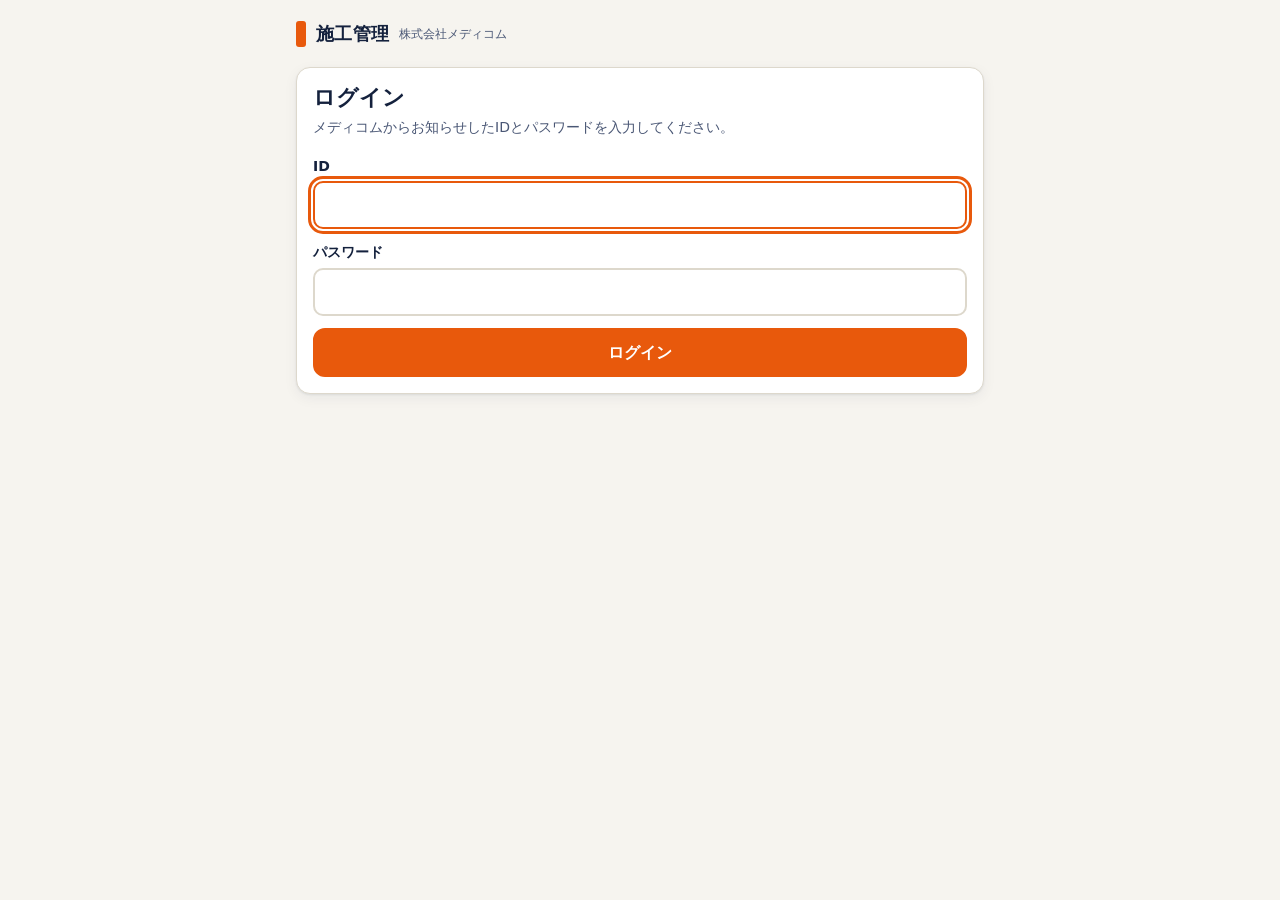
<file: index.html>
<!doctype html>
<html lang="ja">
<head>
<meta charset="utf-8">
<meta name="viewport" content="width=device-width,initial-scale=1,viewport-fit=cover">
<meta name="robots" content="noindex,nofollow">
<meta name="theme-color" content="#14213d">
<title>施工管理 | 株式会社メディコム</title>
<link rel="stylesheet" href="style.css">
</head>
<body>
<main id="app" class="wrap" aria-live="polite"></main>
<div id="toast" class="toast" role="status" aria-live="polite"></div>

<script src="config.js"></script>
<script>
(function () {
  'use strict';
  var API = CONFIG.SUPABASE_URL, KEY = CONFIG.SUPABASE_KEY;
  var app = document.getElementById('app');

  // ---- 端末への保存(使えない環境でも動くようにする) ----
  var store = {
    get: function (k) { try { return localStorage.getItem(k); } catch (e) { return null; } },
    set: function (k, v) { try { localStorage.setItem(k, v); } catch (e) {} },
    del: function (k) { try { localStorage.removeItem(k); } catch (e) {} }
  };
  var token = store.get('kj_token');
  var companyName = store.get('kj_company') || '';
  var busy = false; // 写真送信中

  function esc(s) {
    return String(s == null ? '' : s).replace(/[&<>"']/g, function (c) {
      return { '&': '&amp;', '<': '&lt;', '>': '&gt;', '"': '&quot;', "'": '&#39;' }[c];
    });
  }
  var toastTimer;
  function toast(msg, bad) {
    var t = document.getElementById('toast');
    t.textContent = msg;
    t.className = 'toast show' + (bad ? ' bad' : '');
    clearTimeout(toastTimer);
    toastTimer = setTimeout(function () { t.className = 'toast'; }, 3500);
  }
  function fmtDate(d) {
    if (!d) return '';
    var p = String(d).split('-');
    return p.length === 3 ? (Number(p[1]) + '/' + Number(p[2])) : d;
  }

  // ---- 通信 ----
  function rpc(fn, args) {
    return fetch(API + '/rest/v1/rpc/' + fn, {
      method: 'POST', cache: 'no-store',
      headers: { 'apikey': KEY, 'Authorization': 'Bearer ' + KEY, 'Content-Type': 'application/json' },
      body: JSON.stringify(args)
    }).then(function (r) {
      return r.json().catch(function () { return null; }).then(function (data) {
        if (!r.ok) {
          var e = new Error((data && data.message) || 'error');
          e.code = data && data.code; e.status = r.status;
          throw e;
        }
        return data;
      });
    });
  }
  function isExpired(e) { return e && (e.code === '28000' || e.message === 'unauthorized'); }
  function logout(silent) {
    if (token) { rpc('kj_logout', { p_token: token }).catch(function () {}); }
    token = null; store.del('kj_token'); store.del('kj_company');
    if (!silent) toast('ログアウトしました');
    location.hash = '#/';
    route();
  }
  function onError(e, fallback) {
    if (isExpired(e)) {
      token = null; store.del('kj_token'); store.del('kj_company');
      location.hash = '#/';
      route();
      toast('ログインの有効期限が切れました。もう一度ログインしてください', true);
      return;
    }
    toast(fallback || '通信に失敗しました。電波の良い場所でもう一度お試しください', true);
  }

  // ---- ヘッダー ----
  function header() {
    return '<div class="top"><div class="brand">施工管理<small>株式会社メディコム</small></div>' +
      (token ? '<div class="who">' + esc(companyName) + '<br><button class="btn ghost small" id="logout" type="button">ログアウト</button></div>' : '') +
      '</div>';
  }
  function bindHeader() {
    var b = document.getElementById('logout');
    if (b) b.addEventListener('click', function () { if (!busy) logout(); });
  }

  // ---- ログイン ----
  function viewLogin(msg) {
    app.innerHTML = header() +
      '<div class="card">' +
      '<h1>ログイン</h1><p class="sub">メディコムからお知らせしたIDとパスワードを入力してください。</p>' +
      (msg ? '<div class="notice bad" role="alert">' + esc(msg) + '</div>' : '') +
      '<form id="f" autocomplete="on" novalidate>' +
      '<label class="field"><span>ID</span><input id="lid" name="username" type="text" lang="en" inputmode="email" style="ime-mode:disabled" autocomplete="username" autocapitalize="none" autocorrect="off" spellcheck="false" required></label>' +
      '<label class="field"><span>パスワード</span><input id="pw" name="password" type="password" autocomplete="current-password" required></label>' +
      '<button class="btn primary block" id="go" type="submit">ログイン</button>' +
      '</form></div>';
    var f = document.getElementById('f');
    f.addEventListener('submit', function (ev) {
      ev.preventDefault();
      var id = document.getElementById('lid').value.normalize('NFKC').replace(/\s/g, '');
      var pw = document.getElementById('pw').value.normalize('NFKC');
      if (!id || !pw) { viewLogin('IDとパスワードを入力してください'); return; }
      var go = document.getElementById('go'); go.disabled = true; go.textContent = '確認中…';
      rpc('kj_login', { p_login_id: id, p_password: pw }).then(function (r) {
        if (r && r.ok) {
          token = r.token; companyName = r.company_name || '';
          store.set('kj_token', token); store.set('kj_company', companyName);
          location.hash = '#/'; route();
        } else if (r && r.error === 'locked') {
          viewLogin('入力の誤りが続いたため、一時的に使えません。15分ほどしてからもう一度お試しください。');
        } else {
          viewLogin('IDまたはパスワードが違います');
        }
      }).catch(function () { viewLogin('通信に失敗しました。電波の良い場所でもう一度お試しください'); });
    });
    var first = document.getElementById('lid'); if (first) first.focus();
  }

  // ---- 現場一覧 ----
  function statusChip(s) {
    var cls = s === '完工' ? 'ok' : 'accent';
    return '<span class="chip ' + cls + '">' + esc(s || '') + '</span>';
  }
  var navSeq = 0; // 画面遷移の通し番号。遅れて届いた古い応答で画面を上書きしないため
  function viewList() {
    var my = ++navSeq;
    app.innerHTML = header() + '<h1>担当の現場</h1><p class="sub">現場を選んで、写真を送ってください。</p><p><span class="spinner" aria-hidden="true"></span> 読み込み中…</p>';
    bindHeader();
    rpc('kj_my_projects', { p_token: token }).then(function (list) {
      if (my !== navSeq) return;
      var html = header() + '<h1>担当の現場</h1><p class="sub">現場を選んで、写真を送ってください。</p>';
      if (!list || !list.length) {
        html += '<div class="card"><p>担当の現場はまだありません。<br>メディコムからの連絡をお待ちください。</p></div>';
      } else {
        list.forEach(function (p) {
          var pct = p.required ? Math.round(100 * p.done / p.required) : 0;
          html += '<a class="card proj" href="#/p/' + esc(p.id) + '">' +
            '<div class="row between"><div class="name">' + esc(p.name) + '</div>' + statusChip(p.status) + '</div>' +
            '<div class="addr">' + esc(p.address || '') + '</div>' +
            '<div class="bar' + (p.done >= p.required ? ' done' : '') + '" role="progressbar" aria-valuemin="0" aria-valuemax="' + p.required + '" aria-valuenow="' + p.done + '" aria-label="写真の進み具合"><i style="width:' + pct + '%"></i></div>' +
            '<div class="meta"><span>写真 ' + p.done + ' / ' + p.required + ' 項目</span><span>' + (p.end_date ? '完工予定 ' + fmtDate(p.end_date) : '') + '</span></div>' +
            '</a>';
        });
      }
      app.innerHTML = html; bindHeader();
    }).catch(function (e) { onError(e); if (token) { app.innerHTML = header() + '<div class="notice bad">読み込めませんでした。</div><button class="btn block" id="retry" type="button">もう一度読み込む</button>'; bindHeader(); document.getElementById('retry').addEventListener('click', viewList); } });
  }

  // ---- 現場詳細 ----
  var currentDetail = null;
  function viewDetail(id) {
    var my = ++navSeq;
    app.innerHTML = header() + '<p><span class="spinner" aria-hidden="true"></span> 読み込み中…</p>';
    bindHeader();
    return rpc('kj_project_detail', { p_token: token, p_project_id: id }).then(function (d) {
      if (my !== navSeq) return;
      currentDetail = d; renderDetail(d); loadThumbs(d);
    }).catch(function (e) {
      if (my !== navSeq) return;
      if (isExpired(e)) { onError(e); return; }
      app.innerHTML = header() + '<div class="notice bad">この現場は表示できません。</div><a class="btn block" href="#/">現場一覧へ戻る</a>';
      bindHeader();
    });
  }
  function renderDetail(d) {
    var reqs = d.requirements || [];
    var done = reqs.filter(function (r) { return r.photos && r.photos.length; }).length;
    var html = header() +
      '<p><a href="#/" class="btn ghost small">← 現場一覧</a></p>' +
      '<h1>' + esc(d.name) + '</h1><p class="sub">' + esc(d.address || '') + '</p>' +
      '<div class="card stack"><div class="row between"><b>撮影の進み具合</b><span class="chip ' + (done === reqs.length ? 'ok' : 'accent') + '">' + done + ' / ' + reqs.length + ' 項目</span></div>' +
      '<div class="bar' + (done === reqs.length ? ' done' : '') + '"><i style="width:' + (reqs.length ? Math.round(100 * done / reqs.length) : 0) + '%"></i></div>' +
      (done === reqs.length ? '<div class="notice ok" style="margin:0">すべての写真がそろいました。ありがとうございます。</div>' : '<div class="small muted">撮り忘れがないよう、順番に撮影してください。</div>') +
      '</div><div style="margin-top:14px">';
    reqs.forEach(function (r) {
      var n = (r.photos || []).length;
      html += '<section class="req' + (n ? ' done' : '') + '" data-req="' + esc(r.id) + '">' +
        '<div class="head"><span class="mark" aria-hidden="true">' + (n ? '✓' : esc(r.sort)) + '</span>' +
        '<span class="label">' + esc(r.label) + '</span>' +
        '<span class="chip ' + (n ? 'ok' : '') + '">' + (n ? n + '枚' : '未撮影') + '</span></div>' +
        (n ? '<div class="thumbs">' + r.photos.map(function (p) { return '<button type="button" data-path="' + esc(p.path) + '" aria-label="' + esc(r.label) + 'の写真を大きく見る"></button>'; }).join('') + '</div>' : '') +
        '<div class="shoot"><label class="btn ' + (n ? '' : 'primary') + ' block" data-pick="' + esc(r.id) + '">📷 ' + (n ? '写真を追加する' : '撮影・選択する') +
        '<input type="file" accept="image/*" multiple data-file="' + esc(r.id) + '"></label></div>' +
        '</section>';
    });
    html += '</div>';
    app.innerHTML = html; bindHeader();

    Array.prototype.forEach.call(app.querySelectorAll('input[data-file]'), function (inp) {
      inp.addEventListener('change', function () {
        var files = Array.prototype.slice.call(inp.files || []);
        inp.value = '';
        if (files.length) sendFiles(d.id, Number(inp.getAttribute('data-file')), files);
      });
    });
  }
  var urlCache = {};
  function loadThumbs(d) {
    var paths = [];
    (d.requirements || []).forEach(function (r) { (r.photos || []).forEach(function (p) { paths.push(p.path); }); });
    if (!paths.length) return;
    fetch(API + '/functions/v1/kouji-api?action=url', {
      method: 'POST', headers: { 'Content-Type': 'application/json', 'apikey': KEY },
      body: JSON.stringify({ token: token, paths: paths })
    }).then(function (r) { return r.json(); }).then(function (res) {
      var urls = (res && res.urls) || {};
      Object.keys(urls).forEach(function (k) { urlCache[k] = urls[k]; });
      Array.prototype.forEach.call(app.querySelectorAll('.thumbs button[data-path]'), function (b) {
        var u = urlCache[b.getAttribute('data-path')];
        if (!u) return;
        var img = new Image(); img.alt = ''; img.loading = 'lazy'; img.src = u;
        b.appendChild(img);
        b.addEventListener('click', function () { openLightbox(u); });
      });
    }).catch(function () { /* サムネイルが出なくても撮影・送信はできる */ });
  }
  function openLightbox(url) {
    var box = document.createElement('div');
    box.className = 'lightbox'; box.setAttribute('role', 'dialog'); box.setAttribute('aria-label', '写真');
    box.innerHTML = '<button class="btn small close" type="button">閉じる</button><img alt="">';
    box.querySelector('img').src = url;
    function close() { box.remove(); document.removeEventListener('keydown', onKey); }
    function onKey(e) { if (e.key === 'Escape') close(); }
    box.addEventListener('click', close);
    document.addEventListener('keydown', onKey);
    document.body.appendChild(box);
    box.querySelector('.close').focus();
  }

  // ---- 写真の縮小(長辺1600px・JPEG)と送信 ----
  function decode(file) {
    if (window.createImageBitmap) {
      return createImageBitmap(file, { imageOrientation: 'from-image' }).catch(function () { return viaImg(file); });
    }
    return viaImg(file);
  }
  function viaImg(file) {
    return new Promise(function (res, rej) {
      var u = URL.createObjectURL(file), i = new Image();
      i.onload = function () { URL.revokeObjectURL(u); res(i); };
      i.onerror = function () { URL.revokeObjectURL(u); rej(new Error('decode')); };
      i.src = u;
    });
  }
  function toJpeg(file) {
    return decode(file).then(function (bmp) {
      var w = bmp.width || bmp.naturalWidth, h = bmp.height || bmp.naturalHeight;
      var sc = Math.min(1, 1600 / Math.max(w, h));
      var c = document.createElement('canvas');
      c.width = Math.max(1, Math.round(w * sc)); c.height = Math.max(1, Math.round(h * sc));
      c.getContext('2d').drawImage(bmp, 0, 0, c.width, c.height);
      if (bmp.close) bmp.close();
      return new Promise(function (res, rej) {
        c.toBlob(function (b) { b ? res(b) : rej(new Error('encode')); }, 'image/jpeg', 0.82);
      });
    });
  }
  function upload(projectId, reqId, blob) {
    var fd = new FormData();
    fd.append('token', token); fd.append('project_id', projectId);
    fd.append('requirement_id', String(reqId)); fd.append('file', blob, 'photo.jpg');
    return fetch(API + '/functions/v1/kouji-api?action=upload', { method: 'POST', body: fd, headers: { 'apikey': KEY } })
      .then(function (r) {
        return r.json().catch(function () { return null; }).then(function (d) {
          if (!r.ok || !d || !d.ok) { var e = new Error((d && d.error) || 'upload'); e.status = r.status; throw e; }
          return d;
        });
      });
  }
  function setBusy(on, label) {
    busy = on;
    Array.prototype.forEach.call(app.querySelectorAll('label[data-pick]'), function (l) {
      l.style.opacity = on ? '.55' : ''; l.style.pointerEvents = on ? 'none' : '';
    });
    var el = document.getElementById('sending');
    if (on) {
      if (!el) { el = document.createElement('div'); el.id = 'sending'; el.className = 'notice warn'; el.setAttribute('role', 'status'); app.insertBefore(el, app.children[1] || null); }
      el.innerHTML = '<span class="spinner" aria-hidden="true"></span> ' + esc(label || '送信中…') + ' <b>画面を閉じずにお待ちください</b>';
    } else if (el) { el.remove(); }
  }
  function sendFiles(projectId, reqId, files) {
    if (busy) return;
    var ok = 0, fail = 0, expired = false, i = 0;
    setBusy(true, '送信中 (1/' + files.length + ')');
    function next() {
      if (i >= files.length || expired) return Promise.resolve();
      var idx = i++;
      setBusy(true, '送信中 (' + (idx + 1) + '/' + files.length + ')');
      return toJpeg(files[idx]).then(function (b) { return upload(projectId, reqId, b); })
        .then(function () { ok++; })
        .catch(function (e) {
          fail++;
          if (e && (e.message === 'unauthorized' || e.status === 401)) expired = true;
        })
        .then(next);
    }
    next().then(function () {
      setBusy(false);
      if (expired) { onError({ code: '28000' }); return; }
      if (ok) toast(ok + '枚を送信しました' + (fail ? '(' + fail + '枚は失敗)' : ''));
      else toast('送信できませんでした。電波の良い場所でもう一度お試しください', true);
      viewDetail(projectId);
    });
  }

  // ---- ルーティング ----
  function route() {
    if (!token) { viewLogin(); return; }
    var m = /^#\/p\/([0-9a-f-]{36})$/i.exec(location.hash);
    if (m) viewDetail(m[1]); else viewList();
  }
  window.addEventListener('hashchange', function () { if (!busy) route(); });
  // 戻る操作・タブ復帰・画面を開き直したときも、一覧は必ず最新に取り直す
  window.addEventListener('pageshow', function (e) { if (e.persisted && !busy && token) route(); });
  document.addEventListener('visibilitychange', function () {
    if (document.visibilityState === 'visible' && !busy && token && !/^#\/p\//.test(location.hash)) viewList();
  });
  window.addEventListener('beforeunload', function (e) { if (busy) { e.preventDefault(); e.returnValue = ''; } });
  route();
})();
</script>
</body>
</html>
</file>
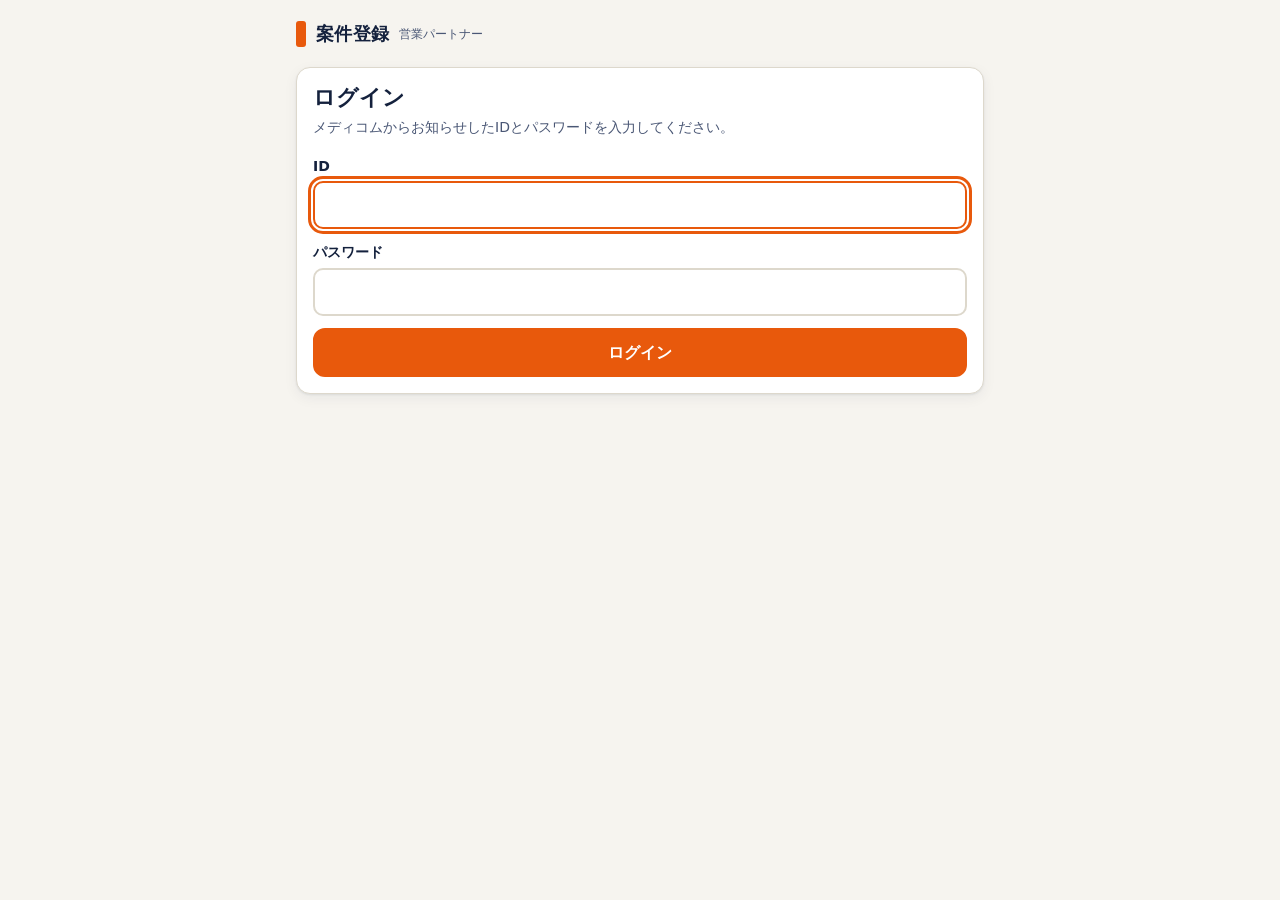
<file: agents/portal.html>
<!doctype html>
<html lang="ja">
<head>
<meta charset="utf-8">
<meta name="viewport" content="width=device-width,initial-scale=1,viewport-fit=cover">
<meta name="robots" content="noindex,nofollow">
<meta name="theme-color" content="#14213d">
<title>営業パートナー 案件登録 | 株式会社メディコム</title>
<link rel="stylesheet" href="../style.css">
</head>
<body>
<main id="app" class="wrap" aria-live="polite"></main>
<div id="toast" class="toast" role="status" aria-live="polite"></div>

<script src="../config.js"></script>
<script>
(function () {
  'use strict';
  var API = CONFIG.SUPABASE_URL, KEY = CONFIG.SUPABASE_KEY;
  var app = document.getElementById('app');
  var MAX_FILES = 3;

  var store = {
    get: function (k) { try { return localStorage.getItem(k); } catch (e) { return null; } },
    set: function (k, v) { try { localStorage.setItem(k, v); } catch (e) {} },
    del: function (k) { try { localStorage.removeItem(k); } catch (e) {} }
  };
  var token = store.get('ag_token');
  var agentName = store.get('ag_name') || '';

  function esc(s) {
    return String(s == null ? '' : s).replace(/[&<>"']/g, function (c) {
      return { '&': '&amp;', '<': '&lt;', '>': '&gt;', '"': '&quot;', "'": '&#39;' }[c];
    });
  }
  var toastTimer;
  function toast(msg, bad) {
    var t = document.getElementById('toast');
    t.textContent = msg;
    t.className = 'toast show' + (bad ? ' bad' : '');
    clearTimeout(toastTimer);
    toastTimer = setTimeout(function () { t.className = 'toast'; }, 4000);
  }
  function fmtDateTime(iso) {
    var d = new Date(iso);
    if (isNaN(d)) return '';
    return (d.getMonth() + 1) + '/' + d.getDate() + ' ' + ('0' + d.getHours()).slice(-2) + ':' + ('0' + d.getMinutes()).slice(-2);
  }
  function todayStr() {
    var t = new Date();
    return t.getFullYear() + '-' + ('0' + (t.getMonth() + 1)).slice(-2) + '-' + ('0' + t.getDate()).slice(-2);
  }

  function rpc(fn, args) {
    return fetch(API + '/rest/v1/rpc/' + fn, {
      method: 'POST', cache: 'no-store',
      headers: { 'apikey': KEY, 'Authorization': 'Bearer ' + KEY, 'Content-Type': 'application/json' },
      body: JSON.stringify(args)
    }).then(function (r) {
      return r.json().catch(function () { return null; }).then(function (data) {
        if (!r.ok) {
          var e = new Error((data && data.message) || 'error');
          e.code = data && data.code; e.status = r.status;
          throw e;
        }
        return data;
      });
    });
  }
  function isExpired(e) { return e && (e.code === '28000' || e.message === 'unauthorized'); }
  function clearSession() { token = null; store.del('ag_token'); store.del('ag_name'); }
  function logout() {
    if (token) { rpc('kj_agent_logout', { p_token: token }).catch(function () {}); }
    clearSession();
    toast('ログアウトしました');
    viewLogin();
  }
  var ERR_TEXT = {
    'kana invalid': 'フリガナは、ひらがなかカタカナで入力してください',
    'postal invalid': '郵便番号は7桁の数字で入力してください',
    'email invalid': 'メールアドレスの形式をご確認ください',
    'power company required': '現在ご利用中の電力会社名を入力してください',
    'usage invalid': '直近1カ月の電気使用量を数字で入力してください',
    'bill invalid': '直近1カ月の電気料金を数字で入力してください',
    'price invalid': '販売価格を万円単位の数字で入力してください',
    'quantity invalid': '台数は1〜20の整数で入力してください',
    'too many files': '添付は' + MAX_FILES + '件までです',
    'file not found': '添付ファイルを確認できませんでした。もう一度添付してください',
    'power plan required': '現在ご利用中の電力プラン名を入力してください',
    'bill file required': '電気料金明細を1件以上添付してください',
    'locked': 'この案件は修正できません'
  };
  function onError(e, fallback) {
    if (isExpired(e)) {
      clearSession();
      viewLogin('ログインの有効期限が切れました。もう一度ログインしてください。');
      return;
    }
    if (e && e.code === '54000') { toast('本日の登録件数の上限に達しました。明日またお試しください', true); return; }
    if (e && ERR_TEXT[e.message]) { toast(ERR_TEXT[e.message], true); return; }
    toast(fallback || '通信に失敗しました。電波の良い場所でもう一度お試しください', true);
  }

  function header() {
    return '<div class="top"><div class="brand">案件登録<small>営業パートナー</small></div>' +
      (token ? '<div class="who">' + esc(agentName) + '<br><button class="btn ghost small" id="logout" type="button">ログアウト</button></div>' : '') +
      '</div>';
  }
  function bindHeader() {
    var b = document.getElementById('logout');
    if (b) b.addEventListener('click', logout);
  }

  // ---- ログイン ----
  function viewLogin(msg) {
    app.innerHTML = header() +
      '<div class="card">' +
      '<h1>ログイン</h1><p class="sub">メディコムからお知らせしたIDとパスワードを入力してください。</p>' +
      (msg ? '<div class="notice bad" role="alert">' + esc(msg) + '</div>' : '') +
      '<form id="f" autocomplete="on" novalidate>' +
      '<label class="field"><span>ID</span><input id="lid" name="username" type="text" lang="en" inputmode="email" style="ime-mode:disabled" autocomplete="username" autocapitalize="none" autocorrect="off" spellcheck="false" required></label>' +
      '<label class="field"><span>パスワード</span><input id="pw" name="password" type="password" autocomplete="current-password" required></label>' +
      '<button class="btn primary block" id="go" type="submit">ログイン</button>' +
      '</form></div>';
    document.getElementById('f').addEventListener('submit', function (ev) {
      ev.preventDefault();
      var id = document.getElementById('lid').value.normalize('NFKC').replace(/\s/g, '');
      var pw = document.getElementById('pw').value.normalize('NFKC');
      if (!id || !pw) { viewLogin('IDとパスワードを入力してください'); return; }
      var go = document.getElementById('go'); go.disabled = true; go.textContent = '確認中…';
      rpc('kj_agent_login', { p_login_id: id, p_password: pw }).then(function (r) {
        if (r && r.ok) {
          token = r.token; agentName = r.name || '';
          store.set('ag_token', token); store.set('ag_name', agentName);
          viewMain();
        } else if (r && r.error === 'locked') {
          viewLogin('入力の誤りが続いたため、一時的に使えません。15分ほどしてからもう一度お試しください。');
        } else {
          viewLogin('IDまたはパスワードが違います');
        }
      }).catch(function () { viewLogin('通信に失敗しました。電波の良い場所でもう一度お試しください'); });
    });
    var first = document.getElementById('lid'); if (first) first.focus();
  }

  // ---- ファイル(電気料金明細) ----
  function uuid() {
    if (window.crypto && crypto.randomUUID) return crypto.randomUUID();
    return String(Date.now()) + Math.random().toString(16).slice(2);
  }
  // 画像は長辺1800pxのJPEGに縮小して送る(スマホの大きな写真対策)。PDFはそのまま。
  function prepareFile(file) {
    return new Promise(function (resolve, reject) {
      if (file.type === 'application/pdf') {
        if (file.size > 10 * 1024 * 1024) { reject(new Error('big')); return; }
        resolve({ blob: file, ext: 'pdf', type: 'application/pdf' }); return;
      }
      if (!/^image\//.test(file.type)) { reject(new Error('type')); return; }
      var url = URL.createObjectURL(file), img = new Image();
      img.onload = function () {
        var max = 1800, w = img.naturalWidth, h = img.naturalHeight, k = Math.min(1, max / Math.max(w, h));
        var c = document.createElement('canvas'); c.width = Math.round(w * k); c.height = Math.round(h * k);
        c.getContext('2d').drawImage(img, 0, 0, c.width, c.height);
        URL.revokeObjectURL(url);
        c.toBlob(function (b) { b ? resolve({ blob: b, ext: 'jpg', type: 'image/jpeg' }) : reject(new Error('type')); }, 'image/jpeg', 0.85);
      };
      img.onerror = function () { URL.revokeObjectURL(url); reject(new Error('type')); };
      img.src = url;
    });
  }
  function uploadFile(file) {
    return prepareFile(file).then(function (p) {
      var path = 'bills/' + uuid() + '.' + p.ext;
      return fetch(API + '/storage/v1/object/agent-bills/' + path, {
        method: 'POST',
        headers: { 'apikey': KEY, 'Authorization': 'Bearer ' + KEY, 'Content-Type': p.type, 'x-upsert': 'false' },
        body: p.blob
      }).then(function (r) {
        if (!r.ok) throw new Error('upload');
        return path;
      });
    });
  }

  // ---- 入力フォーム(新規登録・修正で共通) ----
  var FIELD_LABEL = {
    '*': ' <b>*</b>'
  };
  function formHtml(v, opt) {
    v = v || {};
    var lockPrice = !!opt.lockPrice;
    var dis = lockPrice ? ' disabled' : '';
    function val(k) { return esc(v[k] == null ? '' : v[k]); }
    return '<form id="f" novalidate>' +
      '<label class="field"><span>お客様名(会社名または氏名)' + FIELD_LABEL['*'] + '</span><input id="client_name" type="text" maxlength="100" value="' + val('client_name') + '" required></label>' +
      '<label class="field"><span>お客様名(フリガナ)' + FIELD_LABEL['*'] + '</span><input id="client_kana" type="text" maxlength="100" placeholder="例: カブシキガイシャ メディコム" value="' + val('client_kana') + '" required></label>' +
      '<div class="row">' +
      '<label class="field" style="flex:1"><span>郵便番号' + FIELD_LABEL['*'] + '</span><input id="postal_code" type="text" inputmode="numeric" maxlength="8" placeholder="531-0072" value="' + val('postal_code') + '" required></label>' +
      '</div>' +
      '<label class="field"><span>設置場所の住所' + FIELD_LABEL['*'] + '</span><input id="address" type="text" maxlength="200" value="' + val('address') + '" required></label>' +
      '<label class="field"><span>お客様の電話番号</span><input id="client_phone" type="text" inputmode="tel" maxlength="30" value="' + val('client_phone') + '"></label>' +
      '<label class="field"><span>お客様のメールアドレス' + FIELD_LABEL['*'] + '</span><input id="client_email" type="email" maxlength="100" value="' + val('client_email') + '" required></label>' +
      '<h2 style="margin:22px 0 4px">販売内容</h2>' +
      '<div class="row">' +
      '<label class="field" style="flex:1"><span>台数' + FIELD_LABEL['*'] + '</span><input id="quantity" type="number" inputmode="numeric" min="1" max="20" value="' + (v.quantity == null ? 1 : esc(v.quantity)) + '"' + dis + ' required></label>' +
      '<label class="field" style="flex:2"><span>1台あたりの販売価格(万円)' + FIELD_LABEL['*'] + '</span><input id="unit_price" type="number" inputmode="decimal" step="0.1" min="1" placeholder="例: 200" value="' + val('unit_price_man') + '"' + dis + ' required></label>' +
      '</div>' +
      '<p class="muted small">販売価格は「本体のみ・税別」で、1台あたりの金額を万円で入力してください(例: 200万円なら 200)。施工費は含めません。' +
      (lockPrice ? '<br><b>確認済みの案件のため、台数・価格・契約日は変更できません。変更が必要な場合はメディコムにご連絡ください。</b>' : '') + '</p>' +
      '<label class="field"><span>契約日</span><input id="contract_date" type="date" value="' + esc(v.contract_date || todayStr()) + '"' + dis + '></label>' +
      '<label class="field"><span>施工の希望時期</span><input id="desired_period" type="text" maxlength="100" placeholder="例: 12月中、決算前までに" value="' + val('desired_period') + '"></label>' +
      '<h2 style="margin:22px 0 4px">現在の電気のご利用状況</h2>' +
      '<label class="field"><span>現在ご利用中の電力会社名' + FIELD_LABEL['*'] + '</span><input id="power_company" type="text" maxlength="100" placeholder="例: 関西電力" value="' + val('power_company') + '" required></label>' +
      '<label class="field"><span>現在ご利用中の電力プラン名' + FIELD_LABEL['*'] + '</span><input id="power_plan" type="text" maxlength="100" placeholder="例: 従量電灯B" value="' + val('power_plan') + '" required></label>' +
      '<div class="row">' +
      '<label class="field" style="flex:1"><span>直近1カ月の電気使用量(kWh)' + FIELD_LABEL['*'] + '</span><input id="usage_kwh" type="number" inputmode="decimal" step="any" min="0" value="' + val('usage_kwh') + '" required></label>' +
      '<label class="field" style="flex:1"><span>直近1カ月の電気料金(円)' + FIELD_LABEL['*'] + '</span><input id="bill_amount" type="number" inputmode="numeric" step="any" min="0" value="' + val('bill_amount') + '" required></label>' +
      '</div>' +
      '<div class="field"><span>お客様の電気料金明細(最新のもの)' + FIELD_LABEL['*'] + '</span>' +
      '<div id="files-existing"></div>' +
      '<input id="bill_files" type="file" accept="image/*,application/pdf" multiple>' +
      '<p class="muted small">写真(JPEG・PNGなど)かPDFを、合計' + MAX_FILES + '件まで添付できます。1件以上の添付が必要です。</p></div>' +
      '<label class="field"><span>メモ(お客様の要望、設置場所の状況など)</span><textarea id="note" rows="3" maxlength="1000">' + val('note') + '</textarea></label>' +
      '<button class="btn primary block" id="go" type="submit">' + esc(opt.submitLabel) + '</button>' +
      '</form>';
  }

  // 添付済みファイルの表示(×で外せる)
  function bindFiles(state) {
    var box = document.getElementById('files-existing'), input = document.getElementById('bill_files');
    function draw() {
      box.innerHTML = state.paths.map(function (p, i) {
        return '<div class="row between" style="margin-bottom:6px"><span class="chip ok">添付済み ' + (i + 1) + (/\.pdf$/.test(p) ? '(PDF)' : '(写真)') + '</span>' +
          '<button type="button" class="btn small ghost" data-rm="' + i + '">外す</button></div>';
      }).join('');
      Array.prototype.forEach.call(box.querySelectorAll('[data-rm]'), function (b) {
        b.addEventListener('click', function () { state.paths.splice(Number(b.getAttribute('data-rm')), 1); draw(); });
      });
    }
    draw();
    input.addEventListener('change', function () {
      if (state.paths.length + input.files.length > MAX_FILES) {
        toast('添付は合計' + MAX_FILES + '件までです。不要なものを「外す」か、選び直してください', true); input.value = '';
      }
    });
  }

  function collect(state, opt) {
    function val(id) { var el = document.getElementById(id); return el ? el.value.normalize('NFKC').trim() : ''; }
    var o = {
      client_name: val('client_name'), client_kana: val('client_kana'), postal_code: val('postal_code'), address: val('address'),
      client_phone: val('client_phone'), client_email: val('client_email'),
      quantity: Number(val('quantity')), unit_price_man: Number(val('unit_price')), contract_date: val('contract_date'),
      desired_period: val('desired_period'), power_company: val('power_company'), power_plan: val('power_plan'),
      usage_kwh: val('usage_kwh') === '' ? null : Number(val('usage_kwh')), bill_amount: val('bill_amount') === '' ? null : Number(val('bill_amount')),
      note: document.getElementById('note').value.trim()
    };
    if (!o.client_name || !o.address) return { error: 'お客様名と住所を入力してください' };
    if (!o.client_kana) return { error: 'お客様名のフリガナを入力してください' };
    if (o.postal_code.replace(/[^0-9]/g, '').length !== 7) return { error: '郵便番号は7桁の数字で入力してください' };
    if (!opt.lockPrice) {
      if (!isFinite(o.quantity) || o.quantity < 1 || o.quantity > 20 || Math.floor(o.quantity) !== o.quantity) return { error: '台数は1〜20の整数で入力してください' };
      if (!isFinite(o.unit_price_man) || o.unit_price_man <= 0 || o.unit_price_man >= 2000) return { error: '販売価格を万円単位の数字で入力してください(例: 200)' };
    }
    if (!o.client_email || !/^[^\s@]+@[^\s@]+\.[^\s@]+$/.test(o.client_email)) return { error: 'お客様のメールアドレスを正しく入力してください' };
    if (!o.power_company) return { error: '現在ご利用中の電力会社名を入力してください' };
    if (!o.power_plan) return { error: '現在ご利用中の電力プラン名を入力してください' };
    if (o.usage_kwh === null || !isFinite(o.usage_kwh) || o.usage_kwh < 0) return { error: '直近1カ月の電気使用量を数字で入力してください' };
    if (o.bill_amount === null || !isFinite(o.bill_amount) || o.bill_amount < 0) return { error: '直近1カ月の電気料金を数字で入力してください' };
    var files = document.getElementById('bill_files').files;
    if (state.paths.length + files.length < 1) return { error: '電気料金明細(写真かPDF)を1件以上添付してください' };
    if (state.paths.length + files.length > MAX_FILES) return { error: '添付は合計' + MAX_FILES + '件までです' };
    return { data: o, files: Array.prototype.slice.call(files) };
  }

  // 送信(新規登録でも修正でも共通): 新しい添付を先に送ってから、登録・修正を呼ぶ
  function send(state, opt, c, call, done) {
    var go = document.getElementById('go'); go.disabled = true; go.textContent = '送信中…';
    var reset = function () { go.disabled = false; go.textContent = opt.submitLabel; };
    var ups = c.files.map(function (f) { return uploadFile(f); });
    Promise.all(ups).then(function (newPaths) {
      var payload = c.data; payload.bill_paths = state.paths.concat(newPaths);
      return call(payload);
    }).then(done).catch(function (e) {
      reset();
      if (e && (e.message === 'type' || e.message === 'big')) { toast('添付できるのは、10MBまでの写真(JPEG・PNG)かPDFです', true); return; }
      if (e && e.message === 'upload') { toast('添付ファイルを送れませんでした。電波の良い場所でもう一度お試しください', true); return; }
      onError(e, '送信できませんでした。入力内容をご確認ください');
    });
  }

  // ---- トップ(新規登録 + 登録済み一覧) ----
  function statusChip(s) {
    var cls = s === '確定' ? 'ok' : (s === '却下' ? 'bad' : 'accent');
    var label = s === '未確認' ? '確認待ち' : s;
    return '<span class="chip ' + cls + '">' + esc(label) + '</span>';
  }
  function viewMain(okMsg) {
    var opt = { submitLabel: 'この内容で登録する', lockPrice: false };
    var state = { paths: [] };
    app.innerHTML = header() +
      '<h1>案件を登録する</h1>' +
      '<p class="sub">お客様と契約が決まった案件を登録してください。メディコムが内容を確認し、工事の手配に進みます。登録後も、下の一覧から内容を見たり、修正したりできます。</p>' +
      (okMsg ? '<div class="notice ok" role="status">' + esc(okMsg) + '</div>' : '') +
      '<div class="card">' + formHtml({}, opt) + '</div>' +
      '<h2 style="margin-top:28px">登録済みの案件</h2>' +
      '<div id="list"><p class="muted"><span class="spinner" aria-hidden="true"></span> 読み込み中…</p></div>';
    bindHeader(); bindFiles(state);
    document.getElementById('f').addEventListener('submit', function (ev) {
      ev.preventDefault();
      var c = collect(state, opt);
      if (c.error) { toast(c.error, true); return; }
      var d = c.data;
      if (d.unit_price_man < 200 && !confirm('1台あたり200万円を下回っています。値引きには事前の承認が必要です。承認を受けていますか?')) { return; }
      if (!confirm('「' + d.client_name + '」様 ' + d.quantity + '台 / 1台' + d.unit_price_man + '万円(税別) で登録します。よろしいですか?')) { return; }
      send(state, opt, c, function (payload) { return rpc('kj_agent_submit', { p_token: token, p: payload }); }, function () {
        viewMain('登録しました。メディコムが内容を確認します。');
        window.scrollTo(0, 0);
      });
    });
    loadList();
  }
  function loadList() {
    rpc('kj_agent_my_submissions', { p_token: token }).then(function (list) {
      var el = document.getElementById('list'); if (!el) return;
      if (!list || !list.length) { el.innerHTML = '<p class="muted">まだ登録した案件はありません。</p>'; return; }
      el.innerHTML = list.map(function (s) {
        return '<button type="button" class="proj" data-id="' + esc(s.id) + '" style="display:block;width:100%;text-align:left;cursor:pointer;font:inherit;color:inherit;background:#fff;border:1px solid #e5e0d0;border-radius:12px;padding:12px 14px;margin-bottom:10px">' +
          '<div class="row between"><div class="name">' + esc(s.client_name) + '様</div>' + statusChip(s.status) + '</div>' +
          '<div class="meta">' + s.quantity + '台 ・ ' + esc(fmtDateTime(s.created_at)) + ' 登録' + (s.updated_at ? ' ・ ' + esc(fmtDateTime(s.updated_at)) + ' 修正' : '') + '</div>' +
          '<div class="small" style="color:#b8480f;margin-top:4px">タップして詳細を見る・修正する ›</div></button>';
      }).join('');
      Array.prototype.forEach.call(el.querySelectorAll('button[data-id]'), function (b) {
        b.addEventListener('click', function () { viewDetail(b.getAttribute('data-id')); });
      });
    }).catch(function (e) { onError(e); });
  }

  // ---- 詳細・修正 ----
  function viewDetail(id) {
    app.innerHTML = header() + '<p><span class="spinner" aria-hidden="true"></span> 読み込み中…</p>';
    bindHeader();
    rpc('kj_agent_my_submission', { p_token: token, p_id: id }).then(function (s) {
      var rejected = s.status === '却下', confirmed = s.status === '確定';
      var opt = { submitLabel: '修正を保存する', lockPrice: confirmed };
      var state = { paths: (s.bill_paths || []).slice() };
      var info = rejected
        ? '<div class="notice bad">この案件は却下されました。修正はできません。内容についてはメディコムにご確認ください。</div>'
        : (confirmed ? '<div class="notice ok">メディコムが確認済みの案件です。お客様情報や電気のご利用状況は修正できます(台数・価格・契約日は変更できません)。</div>'
          : '<div class="notice warn">メディコムの確認待ちです。確認が終わるまでは、すべての項目を修正できます。</div>');
      app.innerHTML = header() +
        '<p><button type="button" class="btn ghost small" id="back">‹ 一覧にもどる</button></p>' +
        '<div class="row between"><h1 style="margin:0">' + esc(s.client_name) + '様</h1>' + statusChip(s.status) + '</div>' +
        '<p class="sub">' + esc(fmtDateTime(s.created_at)) + ' 登録' + (s.updated_at ? ' ・ ' + esc(fmtDateTime(s.updated_at)) + ' 修正' : '') + '</p>' +
        info +
        (rejected ? readonlyHtml(s) : '<div class="card">' + formHtml(s, opt) + '</div>');
      bindHeader();
      document.getElementById('back').addEventListener('click', function () { viewMain(); });
      if (rejected) return;
      bindFiles(state);
      document.getElementById('f').addEventListener('submit', function (ev) {
        ev.preventDefault();
        var c = collect(state, opt);
        if (c.error) { toast(c.error, true); return; }
        send(state, opt, c, function (payload) {
          if (confirmed) { delete payload.quantity; delete payload.unit_price_man; delete payload.contract_date; payload.quantity = s.quantity; payload.unit_price_man = s.unit_price_man; payload.contract_date = s.contract_date; }
          return rpc('kj_agent_update_submission', { p_token: token, p_id: id, p: payload });
        }, function () { toast('修正を保存しました'); viewDetail(id); window.scrollTo(0, 0); });
      });
    }).catch(function (e) { onError(e, '読み込めませんでした'); });
  }
  function readonlyHtml(s) {
    function row(k, v) { return '<dt>' + k + '</dt><dd>' + esc(v == null || v === '' ? '—' : v) + '</dd>'; }
    return '<div class="card"><dl class="dl">' +
      row('お客様名', s.client_name) + row('フリガナ', s.client_kana) + row('郵便番号', s.postal_code) + row('住所', s.address) +
      row('電話番号', s.client_phone) + row('メール', s.client_email) + row('台数', s.quantity) + row('1台の販売価格', s.unit_price_man + '万円(税別)') +
      row('契約日', s.contract_date) + row('施工希望', s.desired_period) + row('電力会社', s.power_company) + row('電力プラン', s.power_plan) +
      row('直近1カ月の使用量', s.usage_kwh == null ? '' : s.usage_kwh + ' kWh') + row('直近1カ月の料金', s.bill_amount == null ? '' : Number(s.bill_amount).toLocaleString('ja-JP') + ' 円') +
      row('電気料金明細', (s.bill_paths || []).length ? (s.bill_paths.length + '件 添付済み') : '') + row('メモ', s.note) + '</dl></div>';
  }

  if (token) { viewMain(); } else { viewLogin(); }
})();
</script>
</body>
</html>
</file>
<file: style.css>
/* 施工管理 共通スタイル — 屋外の日差しでも読める高コントラスト、片手で押せる大きなボタン */
:root {
  --ink: #14213d;
  --ink-soft: #4a5775;
  --paper: #f6f4ef;
  --card: #ffffff;
  --line: #ddd8cc;
  --accent: #e8590c;      /* 安全オレンジ */
  --accent-ink: #ffffff;
  --accent-soft: #fff1e6;
  --ok: #1f7a4d;
  --ok-soft: #e3f4ea;
  --warn: #b45309;
  --warn-soft: #fff3d6;
  --bad: #b42318;
  --bad-soft: #fde7e4;
  --radius: 14px;
  --shadow: 0 1px 2px rgba(20, 33, 61, .08), 0 4px 14px rgba(20, 33, 61, .06);
}
* { box-sizing: border-box; }
html { -webkit-text-size-adjust: 100%; }
body {
  margin: 0;
  background: var(--paper);
  color: var(--ink);
  font-family: "Hiragino Sans", "Hiragino Kaku Gothic ProN", "Yu Gothic UI", "Meiryo", system-ui, sans-serif;
  font-size: 16px;
  line-height: 1.6;
}
.wrap { max-width: 720px; margin: 0 auto; padding: 16px 16px calc(40px + env(safe-area-inset-bottom)); }
.wrap.wide { max-width: 1080px; }

/* ヘッダー */
.top { display: flex; align-items: center; justify-content: space-between; gap: 12px; margin: 4px 0 18px; }
.brand { font-weight: 800; font-size: 18px; letter-spacing: .02em; display: flex; align-items: center; gap: 10px; }
.brand::before { content: ""; width: 10px; height: 26px; background: var(--accent); border-radius: 3px; }
.brand small { display: block; font-weight: 500; font-size: 12px; color: var(--ink-soft); letter-spacing: 0; }
.who { font-size: 13px; color: var(--ink-soft); text-align: right; }

/* 部品 */
h1 { font-size: 22px; margin: 0 0 4px; line-height: 1.3; }
h2 { font-size: 17px; margin: 0 0 8px; }
.sub { color: var(--ink-soft); font-size: 14px; margin: 0 0 16px; }
.card { background: var(--card); border: 1px solid var(--line); border-radius: var(--radius); padding: 16px; box-shadow: var(--shadow); }
.stack > * + * { margin-top: 12px; }
.row { display: flex; align-items: center; gap: 10px; flex-wrap: wrap; }
.row.between { justify-content: space-between; }
.muted { color: var(--ink-soft); }
.small { font-size: 13px; }
.hidden { display: none !important; }

label.field { display: block; font-weight: 700; font-size: 14px; margin: 0 0 12px; }
label.field > span { display: block; margin-bottom: 4px; }
input[type=text], input[type=password], input[type=email], input[type=date], input[type=number], select, textarea {
  width: 100%; min-height: 48px; padding: 10px 12px; font: inherit; color: var(--ink);
  background: #fff; border: 2px solid var(--line); border-radius: 10px;
}
input:focus, select:focus, textarea:focus, button:focus-visible, a:focus-visible, summary:focus-visible {
  outline: 3px solid var(--accent); outline-offset: 2px; border-color: var(--accent);
}

.btn {
  display: inline-flex; align-items: center; justify-content: center; gap: 8px;
  min-height: 48px; padding: 10px 18px; font: inherit; font-weight: 700; cursor: pointer;
  border-radius: 12px; border: 2px solid var(--ink); background: #fff; color: var(--ink);
  text-decoration: none; -webkit-tap-highlight-color: transparent;
}
.btn:active { transform: translateY(1px); }
.btn.primary { background: var(--accent); border-color: var(--accent); color: var(--accent-ink); }
.btn.danger { border-color: var(--bad); color: var(--bad); }
.btn.ghost { border-color: var(--line); font-weight: 600; }
.btn.small { min-height: 40px; padding: 6px 12px; font-size: 14px; border-radius: 10px; }
.btn.block { width: 100%; }
.btn[disabled] { opacity: .55; cursor: not-allowed; }

.chip { display: inline-block; padding: 2px 10px; border-radius: 999px; font-size: 12px; font-weight: 700; background: var(--line); color: var(--ink); }
.chip.ok { background: var(--ok-soft); color: var(--ok); }
.chip.warn { background: var(--warn-soft); color: var(--warn); }
.chip.bad { background: var(--bad-soft); color: var(--bad); }
.chip.accent { background: var(--accent-soft); color: var(--accent); }

.bar { height: 10px; background: #ece8dd; border-radius: 99px; overflow: hidden; }
.bar > i { display: block; height: 100%; background: var(--accent); border-radius: 99px; }
.bar.done > i { background: var(--ok); }

.notice { padding: 12px 14px; border-radius: 12px; font-size: 14px; margin: 0 0 12px; }
.notice.bad { background: var(--bad-soft); color: var(--bad); }
.notice.ok { background: var(--ok-soft); color: var(--ok); }
.notice.warn { background: var(--warn-soft); color: var(--warn); }

/* 現場カード */
.proj { display: block; text-decoration: none; color: inherit; }
.proj + .proj { margin-top: 12px; }
.proj .name { font-weight: 800; font-size: 18px; line-height: 1.35; }
.proj .addr { color: var(--ink-soft); font-size: 14px; margin: 2px 0 10px; }
.proj .meta { display: flex; justify-content: space-between; font-size: 13px; margin-top: 6px; color: var(--ink-soft); }

/* 写真チェックリスト */
.req { border: 2px solid var(--line); border-radius: var(--radius); padding: 14px; background: #fff; }
.req + .req { margin-top: 12px; }
.req.done { border-color: var(--ok); background: #fbfefc; }
.req .head { display: flex; align-items: center; gap: 10px; }
.req .mark { width: 28px; height: 28px; flex: none; border-radius: 50%; display: grid; place-items: center; font-weight: 900; font-size: 15px; background: var(--line); color: var(--ink-soft); }
.req.done .mark { background: var(--ok); color: #fff; }
.req .label { font-weight: 800; flex: 1; }
.thumbs { display: flex; gap: 8px; overflow-x: auto; padding: 10px 0 2px; }
.thumbs button { flex: none; width: 84px; height: 84px; padding: 0; border: 2px solid var(--line); border-radius: 10px; overflow: hidden; background: #eee; cursor: pointer; }
.thumbs a.thumb { flex: none; width: 84px; height: 84px; border: 2px solid var(--line); border-radius: 10px; overflow: hidden; background: #eee; display: block; }
.thumbs img { width: 100%; height: 100%; object-fit: cover; display: block; }
.shoot { margin-top: 10px; }
.shoot label:focus-within { outline: 3px solid var(--accent); outline-offset: 2px; }
.shoot input[type=file] { position: absolute; width: 1px; height: 1px; opacity: 0; pointer-events: none; }

/* ライトボックス・ダイアログ */
.lightbox { position: fixed; inset: 0; background: rgba(10, 16, 32, .92); display: grid; place-items: center; z-index: 50; padding: 12px; }
.lightbox img { max-width: 100%; max-height: 90vh; border-radius: 8px; }
.lightbox .close { position: absolute; top: calc(10px + env(safe-area-inset-top)); right: 12px; }
dialog { border: none; border-radius: 16px; padding: 0; width: min(560px, 94vw); box-shadow: 0 20px 60px rgba(20, 33, 61, .35); color: var(--ink); }
dialog::backdrop { background: rgba(20, 33, 61, .5); }
dialog form, dialog .dlg { padding: 18px; }
dialog .actions { display: flex; gap: 10px; justify-content: flex-end; margin-top: 8px; flex-wrap: wrap; }

.toast { position: fixed; left: 50%; bottom: calc(24px + env(safe-area-inset-bottom)); transform: translate(-50%, 20px); background: var(--ink); color: #fff; padding: 12px 18px; border-radius: 12px; font-weight: 700; font-size: 14px; opacity: 0; pointer-events: none; transition: .2s; z-index: 60; max-width: 92vw; text-align: center; }
.toast.show { opacity: 1; transform: translate(-50%, 0); }
.toast.bad { background: var(--bad); }

/* 管理画面 */
.tabs { display: flex; gap: 6px; margin-bottom: 16px; border-bottom: 2px solid var(--line); }
.tab { padding: 10px 16px; font: inherit; font-weight: 800; background: none; border: none; border-bottom: 4px solid transparent; margin-bottom: -2px; cursor: pointer; color: var(--ink-soft); }
.tab[aria-selected=true] { color: var(--ink); border-bottom-color: var(--accent); }
.kpis { display: grid; grid-template-columns: repeat(auto-fit, minmax(150px, 1fr)); gap: 10px; margin-bottom: 16px; }
.kpi { background: var(--card); border: 1px solid var(--line); border-radius: 12px; padding: 12px 14px; }
.kpi b { display: block; font-size: 20px; line-height: 1.3; font-variant-numeric: tabular-nums; }
.kpi span { font-size: 12px; color: var(--ink-soft); font-weight: 700; }
.grid2 { display: grid; grid-template-columns: 1fr 1fr; gap: 0 12px; }
@media (max-width: 520px) { .grid2 { grid-template-columns: 1fr; } }
.money { font-variant-numeric: tabular-nums; }
.dl { display: grid; grid-template-columns: auto 1fr; gap: 2px 12px; font-size: 14px; margin: 10px 0; }
.dl dt { color: var(--ink-soft); }
.dl dd { margin: 0; font-weight: 700; text-align: right; }
.secret { font-family: ui-monospace, "SFMono-Regular", Menlo, monospace; font-size: 18px; letter-spacing: .04em; background: var(--accent-soft); border: 2px dashed var(--accent); border-radius: 10px; padding: 10px 12px; word-break: break-all; }
.spinner { width: 22px; height: 22px; border: 3px solid var(--line); border-top-color: var(--accent); border-radius: 50%; animation: spin .8s linear infinite; display: inline-block; vertical-align: middle; }
@keyframes spin { to { transform: rotate(360deg); } }
@media (prefers-reduced-motion: reduce) { .spinner { animation-duration: 3s; } .toast { transition: none; } }
</file>
